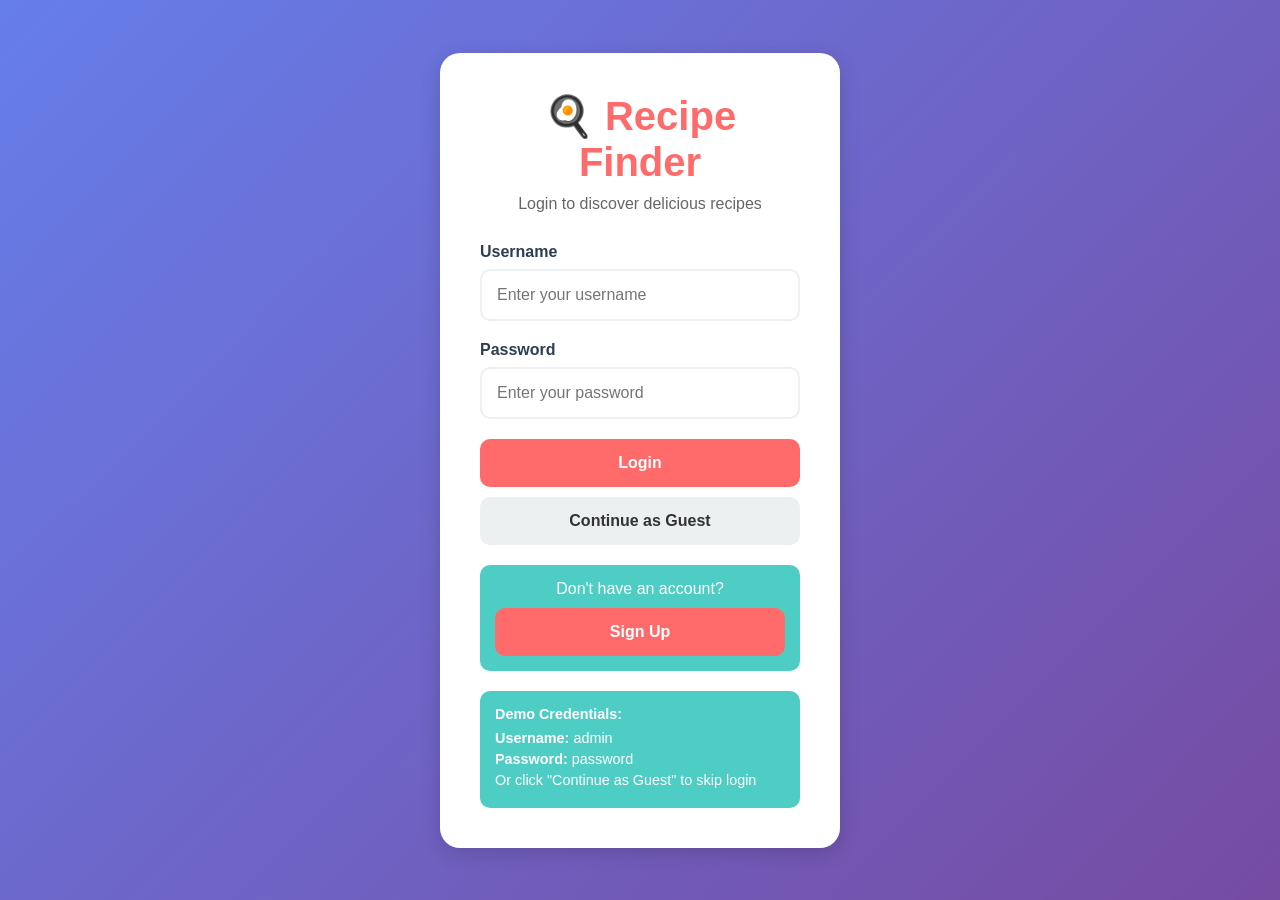
<file: recipe finder/index.html>
<!DOCTYPE html>
<html lang="en">
<head>
    <meta charset="UTF-8">
    <meta name="viewport" content="width=device-width, initial-scale=1.0">
    <title>Recipe Finder - Discover Delicious Recipes</title>
    <link rel="stylesheet" href="style.css">
</head>
<body>
    <div class="container">
        <header>
            <h1>🍳 Recipe Finder</h1>
            <p>Discover delicious recipes based on ingredients you have</p>
        </header>

        <section class="search-section">
            <div class="search-container">
                <input 
                    type="text" 
                    class="search-input" 
                    id="searchInput" 
                    placeholder="Enter ingredients (e.g., chicken, tomato, rice)"
                    autocomplete="off"
                >
                <button class="btn btn-primary" id="searchBtn">Search Recipes</button>
                <button class="btn btn-secondary" id="clearBtn">Clear</button>
            </div>
            
            <div class="filters">
                <select class="filter-select" id="cuisineFilter">
                    <option value="">All Cuisines</option>
                    <option value="Indian">Indian</option>
                    <option value="Italian">Italian</option>
                    <option value="Chinese">Chinese</option>
                    <option value="Mexican">Mexican</option>
                    <option value="American">American</option>
                </select>
                
                <select class="filter-select" id="sortBy">
                    <option value="name">Sort by Name</option>
                    <option value="time">Sort by Time</option>
                    <option value="difficulty">Sort by Difficulty</option>
                </select>

                <label style="display: flex; align-items: center; gap: 10px;">
                    <input type="checkbox" id="favoritesOnly">
                    <span>Show favorites only</span>
                </label>
            </div>
        </section>

        <div class="loading" id="loading">
            <div class="spinner"></div>
            <p>Searching for delicious recipes...</p>
        </div>

        <main class="recipes-grid" id="recipesGrid"></main>

        <div class="no-results" id="noResults" style="display: none;">
            <h3>No recipes found</h3>
            <p>Try different ingredients or browse all recipes</p>
        </div>
    </div>

    <!-- Navigation buttons in top right -->
    <div class="auth-buttons">
        <a href="home.html" class="auth-btn" onclick="window.location.href='home.html'; return false;">
            🏠 Home
        </a>
        <button class="auth-btn" onclick="handleLogout()">
            � Logout
        </button>
    </div>

    <button class="favorites-toggle" id="favoritesToggle" title="Toggle Favorites">
        ⭐
    </button>

    <div class="modal" id="recipeModal">
        <div class="modal-content">
            <button class="modal-close" id="modalClose">&times;</button>
            <div class="modal-header" id="modalHeader"></div>
            <div class="modal-body" id="modalBody"></div>
        </div>
    </div>

    <script>
    // Check if user is logged in
    if (sessionStorage.getItem('isLoggedIn') !== 'true') {
        window.location.href = 'login.html';
    }

    // Handle logout functionality
    function handleLogout() {
        // Clear session storage
        sessionStorage.removeItem('isLoggedIn');
        sessionStorage.removeItem('username');
        
        // Optional: Clear favorites if needed
        // localStorage.removeItem('recipeFavorites');
        
        // Redirect to login page
        window.location.href = 'login.html';
    }

    // Handle navigation button clicks
    document.addEventListener('DOMContentLoaded', function() {
        // Handle Home button click
        const homeBtn = document.querySelector('a[href="home.html"]');
        if (homeBtn) {
            homeBtn.addEventListener('click', function(e) {
                console.log('Home button clicked');
                // Allow default navigation
            });
        }

        // Handle Login button click (now logout)
        const logoutBtn = document.querySelector('button[onclick="handleLogout()"]');
        if (logoutBtn) {
            logoutBtn.addEventListener('click', function(e) {
                console.log('Logout button clicked');
            });
        }
    });
</script>
<script src="script.js"></script>
</body>
</html>
</file>
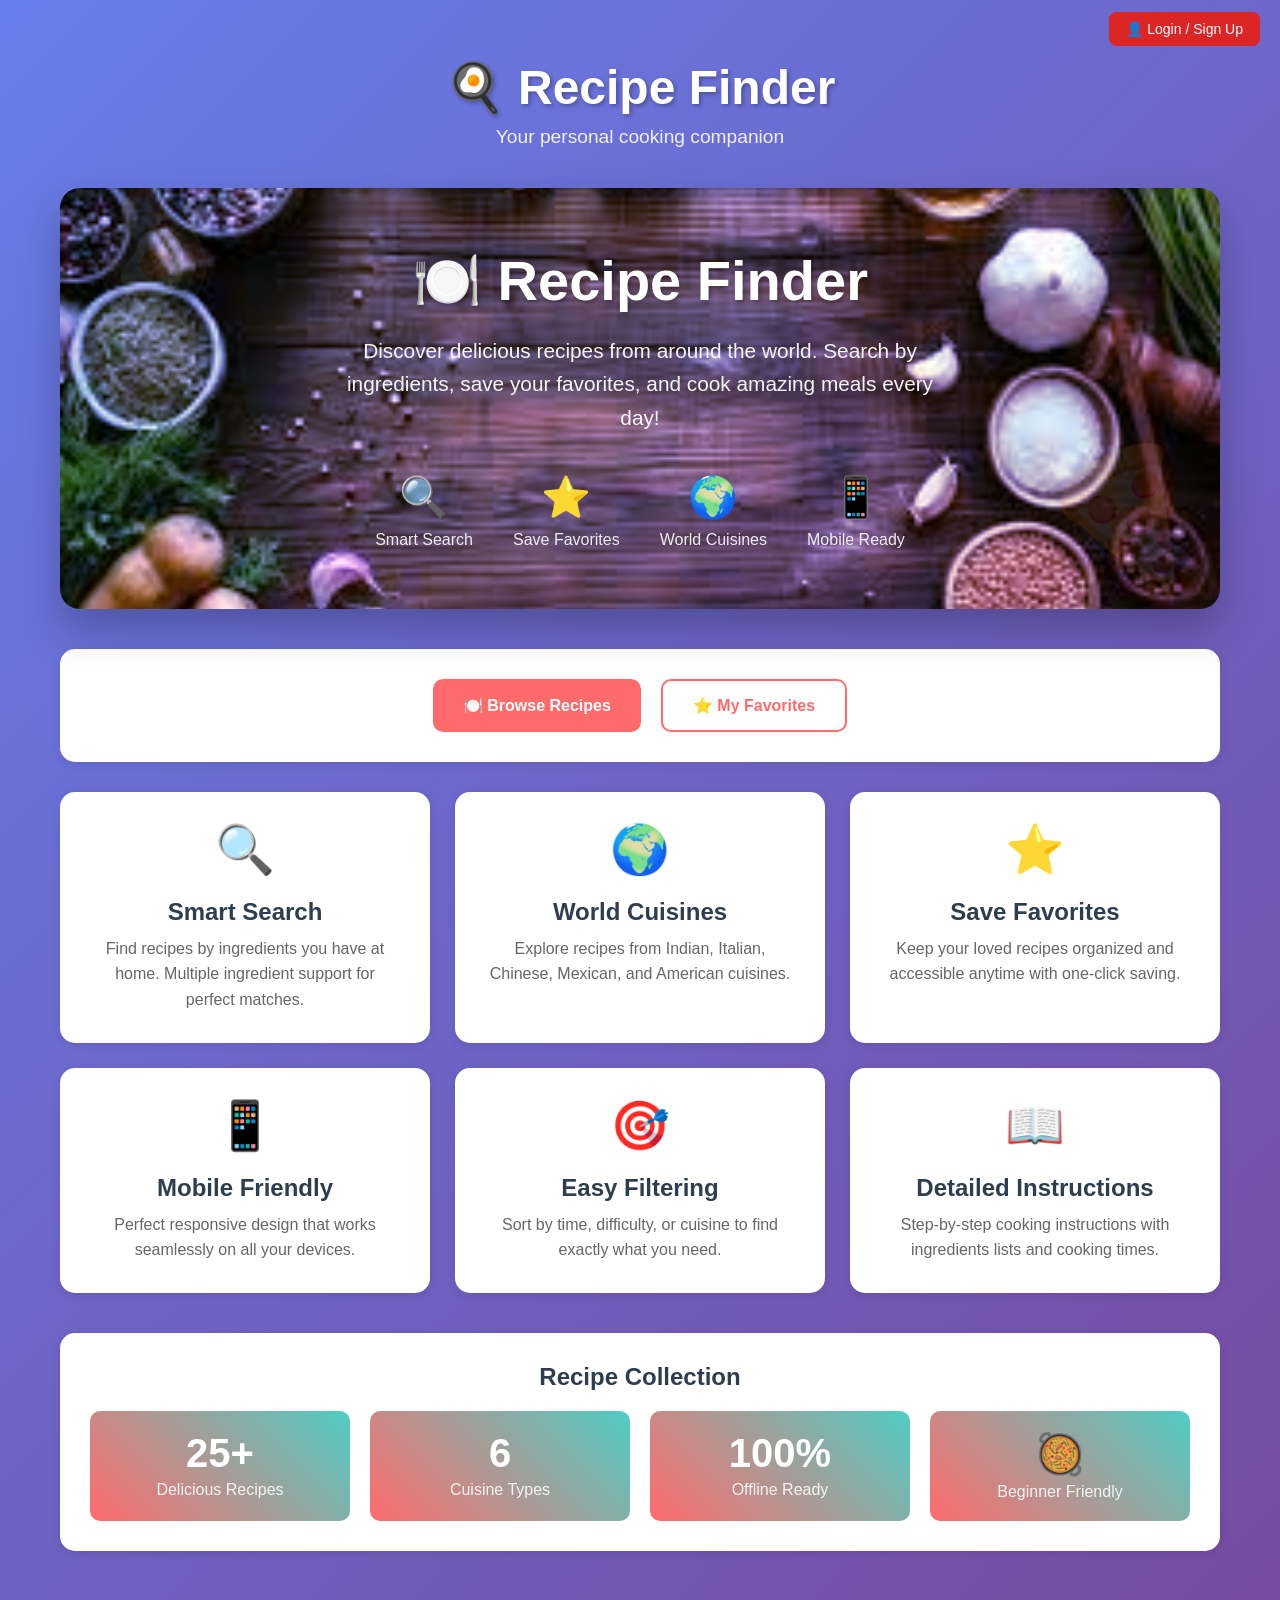
<file: recipe finder/home.html>
<!DOCTYPE html>
<html lang="en">
<head>
    <meta charset="UTF-8">
    <meta name="viewport" content="width=device-width, initial-scale=1.0">
    <title>Home - Recipe Finder</title>
    <link rel="stylesheet" href="home_style.css">
</head>
<body>
    <div class="container">
        <header>
            <h1>🍳 Recipe Finder</h1>
            <p>Your personal cooking companion</p>
        </header>

        <div class="welcome-section" id="welcomeSection" style="display: none;">
            <h2>Welcome Back!</h2>
            <p>Continue your culinary journey with delicious recipes tailored to your preferences.</p>
            <div class="user-info">
                <div class="user-avatar" id="userAvatar">👤</div>
                <div>
                    <strong id="welcomeUsername">User</strong>
                    <p style="margin: 5px 0; font-size: 0.9rem;">Ready to cook something amazing?</p>
                </div>
            </div>
        </div>

        <!-- Hero Poster Section -->
        <section class="hero-poster">
            <div class="hero-decoration hero-decoration-1">🍳</div>
            <div class="hero-decoration hero-decoration-2">🍕</div>
            <div class="hero-content">
                <h1 class="hero-title">🍽️ Recipe Finder</h1>
                <p class="hero-subtitle">Discover delicious recipes from around the world. Search by ingredients, save your favorites, and cook amazing meals every day!</p>
                <div class="hero-features">
                    <div class="hero-feature">
                        <span class="hero-feature-icon">🔍</span>
                        <span class="hero-feature-text">Smart Search</span>
                    </div>
                    <div class="hero-feature">
                        <span class="hero-feature-icon">⭐</span>
                        <span class="hero-feature-text">Save Favorites</span>
                    </div>
                    <div class="hero-feature">
                        <span class="hero-feature-icon">🌍</span>
                        <span class="hero-feature-text">World Cuisines</span>
                    </div>
                    <div class="hero-feature">
                        <span class="hero-feature-icon">📱</span>
                        <span class="hero-feature-text">Mobile Ready</span>
                    </div>
                </div>
            </div>
        </section>

        <section class="nav-section">
            <div class="nav-buttons">
                <a href="index.html" class="nav-btn nav-btn-primary">
                    🍽️ Browse Recipes
                </a>
                <button class="nav-btn nav-btn-outline" onclick="showFavorites()">
                    ⭐ My Favorites
                </button>
            </div>
        </section>

        <!-- Login/Signup buttons in top right -->
        <div class="auth-buttons">
            <a href="login.html" class="auth-btn">
                👤 Login / Sign Up
            </a>
        </div>

        <section class="features-section">
            <div class="feature-card" onclick="showFeatureModal('smart-search')">
                <div class="feature-icon">🔍</div>
                <h3 class="feature-title">Smart Search</h3>
                <p class="feature-description">Find recipes by ingredients you have at home. Multiple ingredient support for perfect matches.</p>
            </div>
            <div class="feature-card" onclick="showFeatureModal('world-cuisines')">
                <div class="feature-icon">🌍</div>
                <h3 class="feature-title">World Cuisines</h3>
                <p class="feature-description">Explore recipes from Indian, Italian, Chinese, Mexican, and American cuisines.</p>
            </div>
            <div class="feature-card" onclick="showFeatureModal('save-favorites')">
                <div class="feature-icon">⭐</div>
                <h3 class="feature-title">Save Favorites</h3>
                <p class="feature-description">Keep your loved recipes organized and accessible anytime with one-click saving.</p>
            </div>
            <div class="feature-card" onclick="showFeatureModal('mobile-friendly')">
                <div class="feature-icon">📱</div>
                <h3 class="feature-title">Mobile Friendly</h3>
                <p class="feature-description">Perfect responsive design that works seamlessly on all your devices.</p>
            </div>
            <div class="feature-card" onclick="showFeatureModal('easy-filtering')">
                <div class="feature-icon">🎯</div>
                <h3 class="feature-title">Easy Filtering</h3>
                <p class="feature-description">Sort by time, difficulty, or cuisine to find exactly what you need.</p>
            </div>
            <div class="feature-card" onclick="showFeatureModal('detailed-instructions')">
                <div class="feature-icon">📖</div>
                <h3 class="feature-title">Detailed Instructions</h3>
                <p class="feature-description">Step-by-step cooking instructions with ingredients lists and cooking times.</p>
            </div>
        </section>

        <!-- Feature Modal -->
        <div class="feature-modal" id="featureModal">
            <div class="modal-content">
                <button class="modal-close" onclick="closeFeatureModal()">✕</button>
                <div class="modal-header">
                    <div class="modal-icon" id="modalIcon">🔍</div>
                    <h2 class="modal-title" id="modalTitle">Feature Title</h2>
                </div>
                <div class="modal-body" id="modalBody">
                    <!-- Content will be dynamically inserted here -->
                </div>
            </div>
        </div>

        <!-- Favorites Section (Hidden by default) -->
        <section class="favorites-section" id="favoritesSection" style="display: none;">
            <h2 style="text-align: center; margin-bottom: 30px; color: var(--dark-color);">⭐ My Favorite Recipes</h2>
            <div class="favorites-grid" id="favoritesGrid">
                <!-- Favorites will be loaded here -->
            </div>
            <div class="no-favorites" id="noFavorites" style="display: none; text-align: center; padding: 40px;">
                <h3 style="color: var(--text-light); margin-bottom: 15px;">No favorites yet!</h3>
                <p style="color: var(--text-light);">Start exploring and save your favorite recipes to see them here.</p>
                <button class="nav-btn nav-btn-primary" onclick="hideFavorites()" style="margin-top: 20px;">
                    🍽️ Browse Recipes
                </button>
            </div>
        </section>

        <section class="stats-section">
            <h2 style="text-align: center; margin-bottom: 20px; color: var(--dark-color);">Recipe Collection</h2>
            <div class="stats-grid">
                <div class="stat-item">
                    <div class="stat-number">25+</div>
                    <div class="stat-label">Delicious Recipes</div>
                </div>
                <div class="stat-item">
                    <div class="stat-number">6</div>
                    <div class="stat-label">Cuisine Types</div>
                </div>
                <div class="stat-item">
                    <div class="stat-number">100%</div>
                    <div class="stat-label">Offline Ready</div>
                </div>
                <div class="stat-item">
                    <div class="stat-number">🥘</div>
                    <div class="stat-label">Beginner Friendly</div>
                </div>
            </div>
        </section>
    </div>

    <script src="home_script.js"></script>
</body>
</html>
</file>
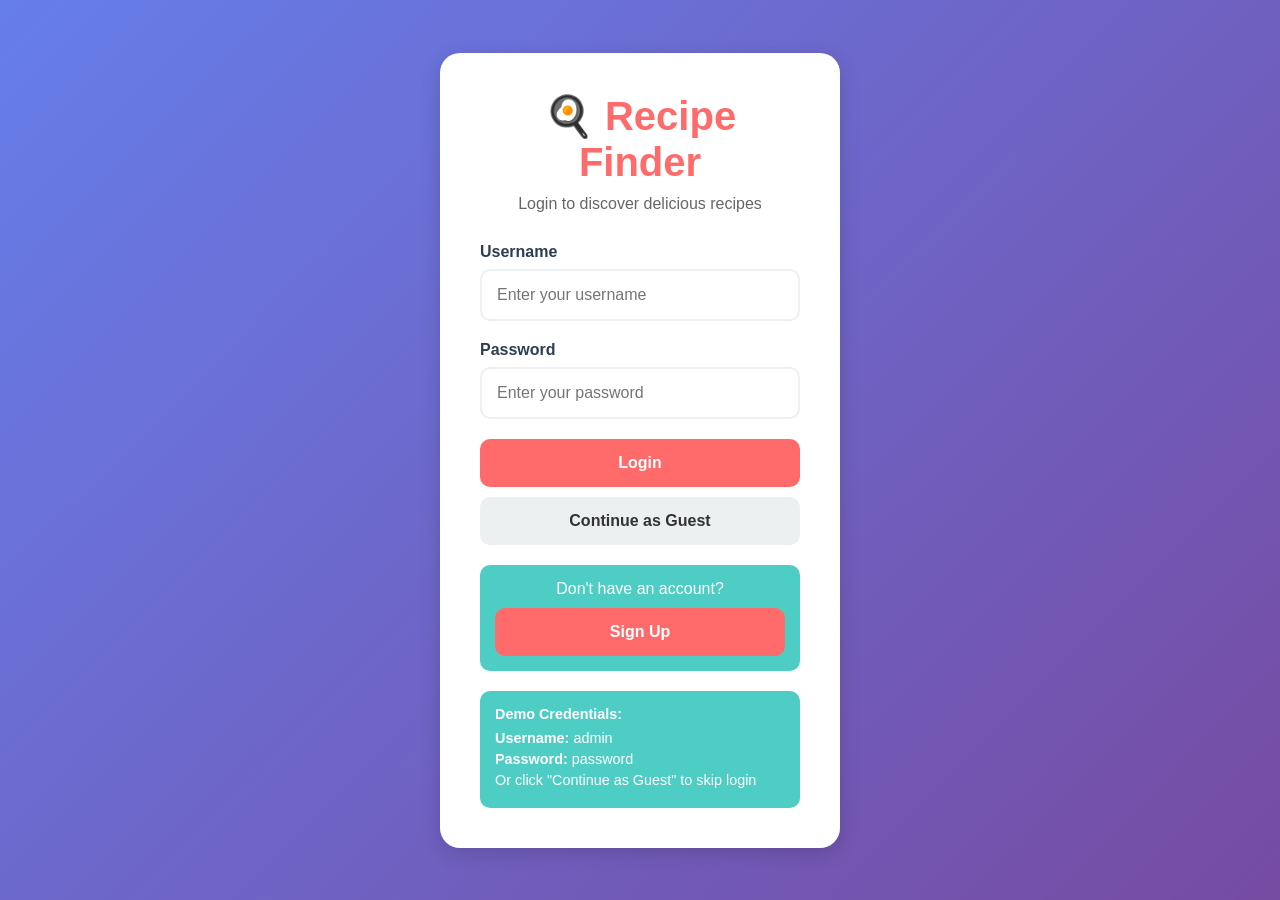
<file: recipe finder/login.html>
<!DOCTYPE html>
<html lang="en">
<head>
    <meta charset="UTF-8">
    <meta name="viewport" content="width=device-width, initial-scale=1.0">
    <title>Login - Recipe Finder</title>
    <link rel="stylesheet" href="login_style.css">
</head>
<body>
    <div class="login-container">
        <div class="login-header">
            <h1>🍳 Recipe Finder</h1>
            <p>Login to discover delicious recipes</p>
        </div>

        <div class="error-message" id="errorMessage">
            Invalid username or password. Please try again.
        </div>
        <div class="success-message" id="successMessage">
            Account created successfully!
        </div>

        <form id="loginForm">
            <div class="form-group">
                <label for="username">Username</label>
                <input 
                    type="text" 
                    id="username" 
                    class="form-input" 
                    placeholder="Enter your username"
                    required
                >
            </div>

            <div class="form-group">
                <label for="password">Password</label>
                <input 
                    type="password" 
                    id="password" 
                    class="form-input" 
                    placeholder="Enter your password"
                    required
                >
            </div>

            <button type="submit" class="btn btn-primary">
                Login
            </button>
        </form>

        <button class="btn btn-secondary" onclick="loginAsGuest()">
            Continue as Guest
        </button>

        <div class="signup-section">
            <p>Don't have an account?</p>
            <button class="btn btn-primary" onclick="showSignup()">
                Sign Up
            </button>
        </div>

        <div class="demo-info">
            <h4>Demo Credentials:</h4>
            <p><strong>Username:</strong> admin</p>
            <p><strong>Password:</strong> password</p>
            <p>Or click "Continue as Guest" to skip login</p>
        </div>

        <!-- Signup Form (Hidden by default) -->
        <div class="signup-form" id="signupForm" style="display: none;">
            <h3>Create New Account</h3>
            <div class="form-group">
                <label for="newUsername">Username</label>
                <input 
                    type="text" 
                    id="newUsername" 
                    class="form-input" 
                    placeholder="Choose a username"
                    required
                >
            </div>
            <div class="form-group">
                <label for="email">Email</label>
                <input 
                    type="email" 
                    id="email" 
                    class="form-input" 
                    placeholder="Enter your email"
                    required
                >
            </div>
            <div class="form-group">
                <label for="newPassword">Password</label>
                <input 
                    type="password" 
                    id="newPassword" 
                    class="form-input" 
                    placeholder="Create a password"
                    required
                >
            </div>
            <div class="form-group">
                <label for="confirmPassword">Confirm Password</label>
                <input 
                    type="password" 
                    id="confirmPassword" 
                    class="form-input" 
                    placeholder="Confirm your password"
                    required
                >
            </div>
            <button type="button" class="btn btn-primary" onclick="handleSignup()">
                Sign Up
            </button>
            <button type="button" class="btn btn-secondary" onclick="showLogin()">
                Back to Login
            </button>
        </div>
    </div>

    <script src="login_script.js"></script>
</body>
</html>
</file>
<file: recipe finder/style.css>
* {
    margin: 0;
    padding: 0;
    box-sizing: border-box;
}

:root {
    --primary-color: #3b82f6;
    --secondary-color: #06b6d4;
    --dark-color: #1e3a8a;
    --light-color: #f0f9ff;
    --text-dark: #1e3a8a;
    --text-light: #64748b;
    --shadow: 0 4px 6px -1px rgba(59, 130, 246, 0.15);
    --shadow-hover: 0 20px 25px -5px rgba(59, 130, 246, 0.25);
}

body {
    font-family: 'Inter', -apple-system, BlinkMacSystemFont, 'Segoe UI', Roboto, sans-serif;
    background: linear-gradient(rgba(248, 250, 252, 0.15), rgba(226, 232, 240, 0.15)), url('background image/background.jpg');
    background-size: cover;
    background-position: center;
    background-attachment: fixed;
    background-repeat: no-repeat;
    min-height: 100vh;
    color: #000000;
    position: relative;
    overflow-x: hidden;
    margin: 0;
    padding: 0;
}

body::before {
    content: '';
    position: fixed;
    top: 0;
    left: 0;
    width: 100%;
    height: 100%;
    background: 
        radial-gradient(circle at 20% 80%, rgba(59, 130, 246, 0.1) 0%, transparent 50%),
        radial-gradient(circle at 80% 20%, rgba(147, 197, 253, 0.1) 0%, transparent 50%),
        radial-gradient(circle at 40% 40%, rgba(96, 165, 250, 0.05) 0%, transparent 50%);
    pointer-events: none;
    z-index: -1;
}

.container {
    max-width: 1200px;
    margin: 0 auto;
    padding: 20px;
}

header {
    text-align: center;
    padding: 60px 0;
    color: #000000;
    position: relative;
    background: linear-gradient(135deg, #3b82f6 0%, #06b6d4 100%);
    margin: -20px -20px 40px -20px;
    border-radius: 0 0 20px 20px;
    display: flex;
    flex-direction: column;
    align-items: center;
    gap: 20px;
}

.header-image img {
    max-width: 100%;
    height: auto;
    border-radius: 10px;
    box-shadow: 0 5px 15px rgba(0,0,0,0.2);
    transition: transform 0.3s ease;
}

.header-image img:hover {
    transform: scale(1.05);
}

.header-content {
    text-align: center;
}

header h1 {
    font-size: 4rem;
    font-weight: 800;
    margin-bottom: 15px;
    background: linear-gradient(45deg, #ffffff, #f8fafc);
    -webkit-background-clip: text;
    -webkit-text-fill-color: transparent;
    background-clip: text;
    animation: fadeInDown 0.8s ease;
    letter-spacing: -0.02em;
}

header p {
    font-size: 1.3rem;
    opacity: 0.95;
    animation: fadeInUp 0.8s ease;
    font-weight: 400;
    color: #ffffff;
}

.search-section {
    background: var(--glass-bg);
    backdrop-filter: blur(20px);
    -webkit-backdrop-filter: blur(20px);
    border: 1px solid var(--glass-border);
    padding: 40px;
    border-radius: 20px;
    box-shadow: var(--shadow);
    margin-bottom: 30px;
    animation: slideIn 0.6s ease;
    position: relative;
    overflow: hidden;
}

.search-section::before {
    content: '';
    position: absolute;
    top: 0;
    left: 0;
    right: 0;
    height: 1px;
    background: linear-gradient(90deg, var(--primary-color), var(--secondary-color), var(--accent-color));
    animation: shimmer 3s infinite;
}

.search-container {
    display: flex;
    gap: 10px;
    margin-bottom: 20px;
    flex-wrap: wrap;
}

.search-input {
    flex: 1;
    min-width: 200px;
    padding: 18px 24px;
    border: 2px solid transparent;
    border-radius: 16px;
    font-size: 16px;
    transition: all 0.3s ease;
    background: rgba(255, 255, 255, 0.9);
    backdrop-filter: blur(10px);
    -webkit-backdrop-filter: blur(10px);
    color: var(--text-dark);
    font-weight: 500;
}

.search-input::placeholder {
    color: var(--text-light);
}

.search-input:focus {
    outline: none;
    border-color: var(--primary-color);
    box-shadow: 0 0 0 4px rgba(99, 102, 241, 0.1), 0 0 20px rgba(99, 102, 241, 0.05);
    background: rgba(255, 255, 255, 0.95);
}

.btn {
    padding: 16px 32px;
    border: none;
    border-radius: 12px;
    font-size: 16px;
    cursor: pointer;
    transition: all 0.3s cubic-bezier(0.4, 0, 0.2, 1);
    font-weight: 600;
    position: relative;
    overflow: hidden;
}

.btn::before {
    content: '';
    position: absolute;
    top: 0;
    left: -100%;
    width: 100%;
    height: 100%;
    background: linear-gradient(90deg, transparent, rgba(255, 255, 255, 0.2), transparent);
    transition: left 0.5s;
}

.btn:hover::before {
    left: 100%;
}

.btn-primary {
    background: linear-gradient(135deg, var(--primary-color), #8b5cf6);
    color: white;
    box-shadow: 0 4px 15px rgba(99, 102, 241, 0.3);
}

.btn-primary:hover {
    transform: translateY(-3px) scale(1.02);
    box-shadow: 0 8px 25px rgba(99, 102, 241, 0.4);
}

.btn-secondary {
    background: var(--glass-bg);
    color: var(--text-dark);
    border: 1px solid var(--border-color);
    backdrop-filter: blur(10px);
    -webkit-backdrop-filter: blur(10px);
}

.btn-secondary:hover {
    background: rgba(248, 250, 252, 0.8);
    transform: translateY(-2px);
    border-color: var(--primary-color);
}

.filters {
    display: flex;
    gap: 15px;
    flex-wrap: wrap;
    align-items: center;
}

.filter-select {
    padding: 10px;
    border: 2px solid var(--light-color);
    border-radius: 8px;
    font-size: 14px;
    background: white;
    cursor: pointer;
    transition: border-color 0.3s ease;
}

.filter-select:focus {
    outline: none;
    border-color: var(--primary-color);
}

.loading {
    text-align: center;
    padding: 40px;
    color: white;
    font-size: 1.2rem;
    display: none;
}

.loading.active {
    display: block;
}

.spinner {
    border: 4px solid rgba(255,255,255,0.3);
    border-top: 4px solid white;
    border-radius: 50%;
    width: 40px;
    height: 40px;
    animation: spin 1s linear infinite;
    margin: 0 auto 20px;
}

.recipes-grid {
    display: grid;
    grid-template-columns: repeat(auto-fill, minmax(300px, 1fr));
    gap: 25px;
    margin-bottom: 40px;
}

.recipe-card {
    background: var(--card-bg);
    border-radius: 20px;
    overflow: hidden;
    box-shadow: var(--shadow);
    transition: all 0.4s cubic-bezier(0.4, 0, 0.2, 1);
    cursor: pointer;
    animation: fadeIn 0.5s ease;
    position: relative;
    border: 1px solid var(--border-color);
}

.recipe-card::before {
    content: '';
    position: absolute;
    top: 0;
    left: 0;
    right: 0;
    height: 2px;
    background: linear-gradient(90deg, var(--primary-color), var(--secondary-color));
    opacity: 0;
    transition: opacity 0.3s ease;
}

.recipe-card:hover {
    transform: translateY(-8px) scale(1.02);
    box-shadow: var(--shadow-hover);
    border-color: var(--primary-color);
}

.recipe-card:hover::before {
    opacity: 1;
}

.recipe-image {
    width: 100%;
    height: 200px;
    background: linear-gradient(45deg, var(--primary-color), var(--secondary-color));
    display: flex;
    align-items: center;
    justify-content: center;
    color: white;
    font-size: 3rem;
    font-weight: bold;
    overflow: hidden;
    position: relative;
}

.recipe-image img {
    width: 100%;
    height: 100%;
    object-fit: cover;
    transition: transform 0.3s ease;
}

.recipe-card:hover .recipe-image img {
    transform: scale(1.05);
}

.recipe-content {
    padding: 20px;
}

.recipe-header {
    display: flex;
    justify-content: space-between;
    align-items: start;
    margin-bottom: 10px;
}

.recipe-title {
    font-size: 1.3rem;
    font-weight: 700;
    color: var(--dark-color);
    margin-bottom: 5px;
}

.recipe-cuisine {
    display: inline-block;
    background: var(--secondary-color);
    color: white;
    padding: 3px 10px;
    border-radius: 15px;
    font-size: 0.8rem;
    margin-bottom: 10px;
}

.recipe-time {
    display: flex;
    align-items: center;
    gap: 5px;
    color: var(--text-light);
    font-size: 0.9rem;
    margin-bottom: 10px;
}

.recipe-ingredients {
    color: var(--text-light);
    font-size: 0.9rem;
    margin-bottom: 10px;
    line-height: 1.4;
}

.recipe-description {
    color: var(--text-light);
    font-size: 0.9rem;
    line-height: 1.4;
}

.favorite-btn {
    background: none;
    border: none;
    cursor: pointer;
    font-size: 1.5rem;
    color: #ccc;
    transition: color 0.3s ease;
    padding: 5px;
}

.favorite-btn.active {
    color: #ffd700;
}

.favorite-btn:hover {
    color: #ffd700;
}

.modal {
    display: none;
    position: fixed;
    top: 0;
    left: 0;
    width: 100%;
    height: 100%;
    background: rgba(0,0,0,0.7);
    z-index: 1000;
    animation: fadeIn 0.3s ease;
}

.modal.active {
    display: flex;
    align-items: center;
    justify-content: center;
}

.modal-content {
    background: white;
    border-radius: 20px;
    max-width: 800px;
    width: 90%;
    max-height: 90vh;
    overflow-y: auto;
    position: relative;
    animation: slideUp 0.3s ease;
}

.modal-close {
    position: absolute;
    top: 20px;
    right: 20px;
    background: none;
    border: none;
    font-size: 2rem;
    cursor: pointer;
    color: var(--text-light);
    transition: color 0.3s ease;
    z-index: 10;
}

.modal-close:hover {
    color: var(--dark-color);
}

.modal-header {
    background: linear-gradient(45deg, var(--primary-color), var(--secondary-color));
    color: white;
    padding: 30px;
    border-radius: 20px 20px 0 0;
}

.modal-body {
    padding: 30px;
}

.modal-section {
    margin-bottom: 30px;
}

.modal-section h3 {
    color: var(--dark-color);
    margin-bottom: 15px;
    font-size: 1.3rem;
}

.ingredient-list {
    list-style: none;
    padding: 0;
}

.ingredient-list li {
    padding: 8px 0;
    border-bottom: 1px solid var(--light-color);
    display: flex;
    align-items: center;
    gap: 10px;
}

.ingredient-list li:before {
    content: "✓";
    background: var(--secondary-color);
    color: white;
    width: 20px;
    height: 20px;
    border-radius: 50%;
    display: flex;
    align-items: center;
    justify-content: center;
    font-size: 0.8rem;
    flex-shrink: 0;
}

/* Enhanced Ingredient Display */
.recipe-ingredients-enhanced {
    color: var(--text-light);
    font-size: 0.9rem;
    margin-bottom: 10px;
    line-height: 1.4;
}

.ingredient-section {
    margin-bottom: 5px;
    display: flex;
    align-items: flex-start;
    gap: 5px;
}

.ingredient-label {
    color: var(--primary-color);
    font-weight: 600;
    min-width: 45px;
    flex-shrink: 0;
}

.main-ingredients {
    color: var(--text-dark);
    font-weight: 500;
}

.side-ingredients {
    color: var(--text-light);
    font-style: italic;
}

/* Search Accuracy Badges */
.accuracy-badge {
    position: absolute;
    top: 10px;
    right: 10px;
    padding: 4px 8px;
    border-radius: 12px;
    font-size: 0.7rem;
    font-weight: 600;
    text-transform: uppercase;
    letter-spacing: 0.5px;
    z-index: 2;
    box-shadow: 0 2px 8px rgba(0,0,0,0.2);
}

.accuracy-badge.perfect {
    background: linear-gradient(135deg, #10b981, #059669);
    color: white;
}

.accuracy-badge.high {
    background: linear-gradient(135deg, #3b82f6, #2563eb);
    color: white;
}

.accuracy-badge.medium {
    background: linear-gradient(135deg, #f59e0b, #d97706);
    color: white;
}

.accuracy-badge.low {
    background: linear-gradient(135deg, #ef4444, #dc2626);
    color: white;
}

/* Recipe Poster Section */
.recipe-poster {
    background: linear-gradient(135deg, #1e3a8a, #06b6d4);
    padding: 80px 40px;
    margin: 30px 0;
    border-radius: 20px;
    text-align: center;
    box-shadow: 0 20px 40px rgba(0,0,0,0.25);
    position: relative;
    overflow: hidden;
}

.poster-content {
    position: relative;
    z-index: 2;
}

.poster-image {
    margin-bottom: 30px;
}

.poster-image img {
    max-width: 100%;
    height: auto;
    border-radius: 15px;
    box-shadow: 0 10px 30px rgba(0,0,0,0.3);
    transition: transform 0.3s ease;
}

.poster-image img:hover {
    transform: scale(1.05);
}

.poster-title {
    font-size: 3rem;
    font-weight: 800;
    color: white;
    margin-bottom: 20px;
    text-shadow: 2px 2px 4px rgba(0,0,0,0.3);
}

.poster-subtitle {
    font-size: 1.2rem;
    color: rgba(255,255,255,0.9);
    margin-bottom: 40px;
    line-height: 1.6;
}

.poster-features {
    display: flex;
    justify-content: center;
    gap: 40px;
    flex-wrap: wrap;
}

.poster-feature {
    text-align: center;
    background: rgba(255,255,255,0.1);
    padding: 20px;
    border-radius: 10px;
    transition: all 0.3s ease;
}

.poster-feature:hover {
    background: rgba(255,255,255,0.2);
    transform: translateY(-5px);
}

.poster-icon {
    font-size: 2rem;
    margin-bottom: 10px;
    display: block;
}

.poster-text {
    font-size: 1rem;
    color: white;
    font-weight: 600;
}

/* Search Score Display */
.search-score {
    margin-top: 8px;
    padding: 8px;
    background: rgba(59, 130, 246, 0.05);
    border-radius: 8px;
    border: 1px solid rgba(59, 130, 246, 0.1);
    font-size: 0.8rem;
    display: flex;
    align-items: center;
    gap: 8px;
}

.search-score strong {
    color: var(--primary-color);
    font-weight: 600;
}

.score-bar {
    flex: 1;
    height: 6px;
    background: rgba(59, 130, 246, 0.1);
    border-radius: 3px;
    overflow: hidden;
    position: relative;
}

.score-fill {
    height: 100%;
    background: linear-gradient(90deg, var(--primary-color), var(--secondary-color));
    border-radius: 3px;
    transition: width 0.3s ease;
}

.score-text {
    color: var(--primary-color);
    font-weight: 600;
    min-width: 25px;
    text-align: right;
}

/* Enhanced Recipe Card for Search Results */
.recipe-card.has-search-score {
    border-left: 3px solid var(--primary-color);
}

.recipe-card.has-search-score:hover {
    border-left-color: var(--secondary-color);
}

.instruction-list {
    list-style: none;
    padding: 0;
    counter-reset: step-counter;
}

.instruction-list li {
    counter-increment: step-counter;
    padding: 15px 0;
    border-bottom: 1px solid var(--light-color);
    position: relative;
    padding-left: 50px;
}

.instruction-list li:before {
    content: counter(step-counter);
    position: absolute;
    left: 0;
    top: 15px;
    background: var(--primary-color);
    color: white;
    width: 30px;
    height: 30px;
    border-radius: 50%;
    display: flex;
    align-items: center;
    justify-content: center;
    font-weight: bold;
}

.no-results {
    text-align: center;
    padding: 60px 20px;
    color: white;
    background: rgba(255,255,255,0.1);
    border-radius: 15px;
    margin: 40px 0;
}

.no-results h3 {
    font-size: 1.5rem;
    margin-bottom: 10px;
}

.auth-buttons {
    position: fixed;
    top: 20px;
    right: 20px;
    z-index: 1000;
    display: flex;
    gap: 10px;
    pointer-events: auto;
}

.auth-btn {
    padding: 8px 16px;
    background: #dc2626;
    color: white;
    border: 1px solid #dc2626;
    border-radius: 8px;
    text-decoration: none;
    font-size: 14px;
    font-weight: 500;
    transition: all 0.3s ease;
    pointer-events: auto;
    cursor: pointer;
}

.auth-btn:hover {
    background: #b91c1c;
    transform: translateY(-1px);
    box-shadow: 0 2px 8px rgba(220, 38, 38, 0.2);
}

.favorites-toggle {
    position: fixed;
    bottom: 20px;
    right: 20px;
    background: var(--primary-color);
    color: white;
    padding: 12px;
    border-radius: 50%;
    border: none;
    font-size: 1.2rem;
    cursor: pointer;
    box-shadow: var(--shadow);
    transition: all 0.3s ease;
    z-index: 100;
    width: 48px;
    height: 48px;
    display: flex;
    align-items: center;
    justify-content: center;
}

.favorites-toggle:hover {
    transform: scale(1.1);
    box-shadow: var(--shadow-hover);
}

.header-buttons {
    position: fixed;
    top: 20px;
    right: 20px;
    display: flex;
    gap: 8px;
    z-index: 100;
}

.btn-small {
    padding: 8px 16px;
    border: none;
    border-radius: 8px;
    font-size: 14px;
    cursor: pointer;
    transition: all 0.3s ease;
    font-weight: 500;
    text-decoration: none;
    background: #dc2626;
    color: white;
    border: 1px solid #dc2626;
}

.btn-small:hover {
    background: #b91c1c;
    transform: translateY(-1px);
    box-shadow: 0 2px 8px rgba(220, 38, 38, 0.2);
}

@keyframes fadeIn {
    from { opacity: 0; }
    to { opacity: 1; }
}

@keyframes fadeInUp {
    from {
        opacity: 0;
        transform: translateY(20px);
    }
    to {
        opacity: 1;
        transform: translateY(0);
    }
}

@keyframes slideIn {
    from {
        opacity: 0;
        transform: translateX(-20px);
    }
    to {
        opacity: 1;
        transform: translateX(0);
    }
}

@media (max-width: 768px) {
    header h1 {
        font-size: 2rem;
    }

    .search-section {
        padding: 20px;
    }

    .recipes-grid {
        grid-template-columns: 1fr;
    }

    .modal-content {
        width: 95%;
        margin: 20px;
    }

    .filters {
        flex-direction: column;
        align-items: stretch;
    }

    .filter-select {
        width: 100%;
    }
}
</file>
<file: recipe finder/home_style.css>
* {
    margin: 0;
    padding: 0;
    box-sizing: border-box;
}

:root {
    --primary-color: #ff6b6b;
    --secondary-color: #4ecdc4;
    --dark-color: #2c3e50;
    --light-color: #ecf0f1;
    --text-dark: #333;
    --text-light: #666;
    --shadow: 0 2px 10px rgba(0,0,0,0.1);
    --shadow-hover: 0 5px 20px rgba(0,0,0,0.15);
}

body {
    font-family: 'Segoe UI', Tahoma, Geneva, Verdana, sans-serif;
    background: linear-gradient(135deg, #667eea 0%, #764ba2 100%);
    min-height: 100vh;
    color: var(--text-dark);
}

.container {
    max-width: 1200px;
    margin: 0 auto;
    padding: 20px;
}

header {
    text-align: center;
    padding: 40px 0;
    color: white;
    animation: fadeInDown 0.8s ease;
}

header h1 {
    font-size: 3rem;
    margin-bottom: 10px;
    text-shadow: 2px 2px 4px rgba(0,0,0,0.3);
}

header p {
    font-size: 1.2rem;
    opacity: 0.9;
    animation: fadeInUp 0.8s ease;
}

.nav-section {
    background: white;
    padding: 30px;
    border-radius: 15px;
    box-shadow: var(--shadow);
    margin-bottom: 30px;
    text-align: center;
    animation: slideIn 0.6s ease;
}

.nav-buttons {
    display: flex;
    gap: 20px;
    justify-content: center;
    flex-wrap: wrap;
}

.nav-btn {
    padding: 15px 30px;
    border: none;
    border-radius: 10px;
    font-size: 16px;
    font-weight: 600;
    cursor: pointer;
    transition: all 0.3s ease;
    text-decoration: none;
    display: inline-flex;
    align-items: center;
    gap: 10px;
}

.nav-btn-primary {
    background: var(--primary-color);
    color: white;
}

.nav-btn-primary:hover {
    background: #ff5252;
    transform: translateY(-2px);
    box-shadow: var(--shadow-hover);
}

.nav-btn-secondary {
    background: var(--secondary-color);
    color: white;
}

.nav-btn-secondary:hover {
    background: #3db8b5;
    transform: translateY(-2px);
    box-shadow: var(--shadow-hover);
}

.nav-btn-outline {
    background: transparent;
    color: var(--primary-color);
    border: 2px solid var(--primary-color);
}

.nav-btn-outline:hover {
    background: var(--primary-color);
    color: white;
    transform: translateY(-2px);
    box-shadow: var(--shadow-hover);
}

.favorites-section {
    background: white;
    padding: 30px;
    border-radius: 15px;
    box-shadow: var(--shadow);
    margin-bottom: 30px;
    animation: fadeIn 0.5s ease;
}

.favorites-grid {
    display: grid;
    grid-template-columns: repeat(auto-fit, minmax(300px, 1fr));
    gap: 25px;
    margin-bottom: 20px;
}

.favorite-card {
    background: linear-gradient(135deg, #f8fafc, #e2e8f0);
    padding: 20px;
    border-radius: 12px;
    border: 1px solid var(--border-color);
    transition: all 0.3s ease;
    cursor: pointer;
}

.favorite-card:hover {
    transform: translateY(-3px);
    box-shadow: var(--shadow-hover);
    background: linear-gradient(135deg, #ffffff, #f1f5f9);
}

.favorite-header {
    display: flex;
    justify-content: space-between;
    align-items: center;
    margin-bottom: 15px;
}

.favorite-title {
    font-size: 1.2rem;
    font-weight: 700;
    color: var(--dark-color);
}

.favorite-cuisine {
    background: var(--primary-color);
    color: white;
    padding: 4px 12px;
    border-radius: 20px;
    font-size: 0.8rem;
}

.favorite-details {
    display: flex;
    gap: 15px;
    margin-bottom: 10px;
    color: var(--text-light);
    font-size: 0.9rem;
}

.favorite-description {
    color: var(--text-light);
    line-height: 1.5;
    margin-bottom: 15px;
}

.favorite-actions {
    display: flex;
    gap: 10px;
}

.favorite-btn {
    padding: 8px 16px;
    border: none;
    border-radius: 8px;
    font-size: 0.9rem;
    cursor: pointer;
    transition: all 0.3s ease;
}

.view-recipe-btn {
    background: var(--primary-color);
    color: white;
}

.view-recipe-btn:hover {
    background: #ff5252;
    transform: translateY(-1px);
}

.remove-favorite-btn {
    background: var(--light-color);
    color: var(--text-dark);
}

.remove-favorite-btn:hover {
    background: #dc2626;
    color: white;
}

.auth-buttons {
    position: fixed;
    top: 20px;
    right: 20px;
    z-index: 100;
}

.auth-btn {
    padding: 8px 16px;
    background: #dc2626;
    color: white;
    border: 1px solid #dc2626;
    border-radius: 8px;
    text-decoration: none;
    font-size: 14px;
    font-weight: 500;
    transition: all 0.3s ease;
}

.auth-btn:hover {
    background: #b91c1c;
    transform: translateY(-1px);
    box-shadow: 0 2px 8px rgba(220, 38, 38, 0.2);
}

.features-section {
    display: grid;
    grid-template-columns: repeat(auto-fit, minmax(300px, 1fr));
    gap: 25px;
    margin-bottom: 40px;
}

.feature-card {
    background: white;
    padding: 30px;
    border-radius: 15px;
    box-shadow: var(--shadow);
    text-align: center;
    transition: all 0.3s ease;
    animation: fadeIn 0.5s ease;
}

.feature-card:hover {
    transform: translateY(-5px);
    box-shadow: var(--shadow-hover);
    cursor: pointer;
}

/* Feature Modal Styles */
.feature-modal {
    display: none;
    position: fixed;
    top: 0;
    left: 0;
    width: 100%;
    height: 100%;
    background: rgba(0, 0, 0, 0.8);
    z-index: 1000;
    animation: fadeIn 0.3s ease;
}

.feature-modal.show {
    display: flex;
    align-items: center;
    justify-content: center;
}

.modal-content {
    background: white;
    border-radius: 20px;
    padding: 40px;
    max-width: 600px;
    width: 90%;
    max-height: 80vh;
    overflow-y: auto;
    position: relative;
    animation: slideUp 0.3s ease;
}

.modal-header {
    display: flex;
    align-items: center;
    margin-bottom: 25px;
    padding-bottom: 20px;
    border-bottom: 2px solid var(--light-color);
}

.modal-icon {
    font-size: 3rem;
    margin-right: 20px;
}

.modal-title {
    font-size: 2rem;
    font-weight: 700;
    color: var(--dark-color);
}

.modal-body {
    color: var(--text-light);
    line-height: 1.8;
}

.modal-features {
    margin: 20px 0;
}

.modal-feature-item {
    display: flex;
    align-items: center;
    margin-bottom: 15px;
    padding: 15px;
    background: var(--light-color);
    border-radius: 10px;
    transition: all 0.3s ease;
}

.modal-feature-item:hover {
    background: #e2e8f0;
    transform: translateX(5px);
}

.modal-feature-icon {
    font-size: 1.5rem;
    margin-right: 15px;
}

.modal-close {
    position: absolute;
    top: 20px;
    right: 20px;
    background: var(--light-color);
    border: none;
    border-radius: 50%;
    width: 40px;
    height: 40px;
    font-size: 1.5rem;
    cursor: pointer;
    transition: all 0.3s ease;
    display: flex;
    align-items: center;
    justify-content: center;
}

.modal-close:hover {
    background: var(--primary-color);
    color: white;
    transform: rotate(90deg);
}

@keyframes slideUp {
    from { opacity: 0; transform: translateY(30px); }
    to { opacity: 1; transform: translateY(0); }
}

.feature-icon {
    font-size: 3rem;
    margin-bottom: 20px;
}

.feature-title {
    font-size: 1.5rem;
    font-weight: 700;
    color: var(--dark-color);
    margin-bottom: 10px;
}

.feature-description {
    color: var(--text-light);
    line-height: 1.6;
}

.stats-section {
    background: white;
    padding: 30px;
    border-radius: 15px;
    box-shadow: var(--shadow);
    margin-bottom: 30px;
}

.stats-grid {
    display: grid;
    grid-template-columns: repeat(auto-fit, minmax(200px, 1fr));
    gap: 20px;
    text-align: center;
}

.stat-item {
    padding: 20px;
    background: linear-gradient(45deg, var(--primary-color), var(--secondary-color));
    color: white;
    border-radius: 10px;
}

.stat-number {
    font-size: 2.5rem;
    font-weight: bold;
    margin-bottom: 5px;
}

.stat-label {
    font-size: 1rem;
    opacity: 0.9;
}

.welcome-section {
    background: white;
    padding: 30px;
    border-radius: 15px;
    box-shadow: var(--shadow);
    margin-bottom: 30px;
    text-align: center;
}

.welcome-section h2 {
    color: var(--primary-color);
    margin-bottom: 15px;
    font-size: 1.8rem;
}

.welcome-section p {
    color: var(--text-light);
    line-height: 1.6;
    margin-bottom: 20px;
    font-size: 1.1rem;
}

.user-info {
    display: flex;
    align-items: center;
    justify-content: center;
    gap: 15px;
    margin-top: 20px;
}

.welcome-section .user-avatar {
    width: 50px;
    height: 50px;
    border-radius: 50%;
    background: var(--primary-color);
    color: white;
    display: flex;
    align-items: center;
    justify-content: center;
    font-size: 1.5rem;
}

.welcome-section .user-info strong {
    font-weight: 800;
    font-size: 1.2rem;
    color: var(--dark-color);
}

.welcome-section .user-info p {
    font-size: 1rem;
    margin: 5px 0;
}

.hero-poster {
    background: linear-gradient(135deg, rgba(102, 126, 234, 0.85), rgba(118, 75, 162, 0.85)), 
                url('background image/background .jpg');
    background-size: cover;
    background-position: center;
    background-blend-mode: overlay;
    border-radius: 20px;
    padding: 60px 40px;
    margin-bottom: 40px;
    position: relative;
    overflow: hidden;
    box-shadow: 0 20px 40px rgba(0,0,0,0.25);
    animation: fadeInUp 0.8s ease;
}

.hero-poster::before {
    content: '';
    position: absolute;
    top: 0;
    left: 0;
    right: 0;
    bottom: 0;
    background: url('data:image/svg+xml,<svg xmlns="http://www.w3.org/2000/svg" viewBox="0 0 100 100"><defs><pattern id="grain" width="100" height="100" patternUnits="userSpaceOnUse"><circle cx="25" cy="25" r="1" fill="rgba(255,255,255,0.1)"/><circle cx="75" cy="75" r="1" fill="rgba(255,255,255,0.1)"/><circle cx="50" cy="10" r="0.5" fill="rgba(255,255,255,0.05)"/><circle cx="10" cy="50" r="0.5" fill="rgba(255,255,255,0.05)"/><circle cx="90" cy="30" r="0.5" fill="rgba(255,255,255,0.05)"/><circle cx="30" cy="90" r="0.5" fill="rgba(255,255,255,0.05)"/></pattern></defs><rect width="100" height="100" fill="url(%23grain)"/></svg>');
    opacity: 0.3;
}

.hero-content {
    position: relative;
    z-index: 2;
    text-align: center;
    color: white;
}

.hero-title {
    font-size: 3.5rem;
    font-weight: 800;
    margin-bottom: 20px;
    text-shadow: 2px 2px 4px rgba(0,0,0,0.3);
    animation: slideInLeft 0.8s ease;
}

.hero-subtitle {
    font-size: 1.3rem;
    margin-bottom: 30px;
    opacity: 0.95;
    line-height: 1.6;
    max-width: 600px;
    margin-left: auto;
    margin-right: auto;
    animation: slideInRight 0.8s ease;
}

.hero-features {
    display: flex;
    justify-content: center;
    gap: 40px;
    margin-top: 40px;
    flex-wrap: wrap;
}

.hero-feature {
    text-align: center;
    animation: fadeInUp 1s ease;
}

.hero-feature-icon {
    font-size: 2.5rem;
    margin-bottom: 10px;
    display: block;
}

.hero-feature-text {
    font-size: 1rem;
    opacity: 0.9;
}

.hero-decoration {
    position: absolute;
    font-size: 8rem;
    opacity: 0.1;
    animation: float 3s ease-in-out infinite;
}

.hero-decoration-1 {
    top: 20px;
    left: 20px;
}

.hero-decoration-2 {
    bottom: 20px;
    right: 20px;
}

@keyframes float {
    0%, 100% { transform: translateY(0px); }
    50% { transform: translateY(-10px); }
}

@keyframes slideInLeft {
    from { opacity: 0; transform: translateX(-30px); }
    to { opacity: 1; transform: translateX(0); }
}

@keyframes slideInRight {
    from { opacity: 0; transform: translateX(30px); }
    to { opacity: 1; transform: translateX(0); }
}

@keyframes fadeInDown {
    from {
        opacity: 0;
        transform: translateY(-20px);
    }
    to {
        opacity: 1;
        transform: translateY(0);
    }
}

@keyframes fadeInUp {
    from {
        opacity: 0;
        transform: translateY(20px);
    }
    to {
        opacity: 1;
        transform: translateY(0);
    }
}

@keyframes slideIn {
    from {
        opacity: 0;
        transform: translateX(-20px);
    }
    to {
        opacity: 1;
        transform: translateX(0);
    }
}

@media (max-width: 768px) {
    header h1 {
        font-size: 2rem;
    }

    .nav-buttons {
        flex-direction: column;
        align-items: stretch;
    }

    .features-section {
        grid-template-columns: 1fr;
    }

    .stats-grid {
        grid-template-columns: 1fr;
    }
}
</file>
<file: recipe finder/login_style.css>
* {
    margin: 0;
    padding: 0;
    box-sizing: border-box;
}

:root {
    --primary-color: #ff6b6b;
    --secondary-color: #4ecdc4;
    --dark-color: #2c3e50;
    --light-color: #ecf0f1;
    --text-dark: #333;
    --text-light: #666;
    --shadow: 0 2px 10px rgba(0,0,0,0.1);
    --shadow-hover: 0 5px 20px rgba(0,0,0,0.15);
}

body {
    font-family: 'Segoe UI', Tahoma, Geneva, Verdana, sans-serif;
    background: linear-gradient(135deg, #667eea 0%, #764ba2 100%);
    min-height: 100vh;
    display: flex;
    align-items: center;
    justify-content: center;
    color: var(--text-dark);
}

.login-container {
    background: white;
    padding: 40px;
    border-radius: 20px;
    box-shadow: var(--shadow-hover);
    width: 90%;
    max-width: 400px;
    animation: fadeInUp 0.6s ease;
}

.login-header {
    text-align: center;
    margin-bottom: 30px;
}

.login-header h1 {
    font-size: 2.5rem;
    margin-bottom: 10px;
    color: var(--primary-color);
}

.login-header p {
    color: var(--text-light);
    font-size: 1rem;
}

.form-group {
    margin-bottom: 20px;
}

.form-group label {
    display: block;
    margin-bottom: 8px;
    font-weight: 600;
    color: var(--dark-color);
}

.form-input {
    width: 100%;
    padding: 15px;
    border: 2px solid var(--light-color);
    border-radius: 10px;
    font-size: 16px;
    transition: all 0.3s ease;
}

.form-input:focus {
    outline: none;
    border-color: var(--primary-color);
    box-shadow: 0 0 0 3px rgba(255,107,107,0.1);
}

.btn {
    width: 100%;
    padding: 15px;
    border: none;
    border-radius: 10px;
    font-size: 16px;
    font-weight: 600;
    cursor: pointer;
    transition: all 0.3s ease;
}

.btn-primary {
    background: var(--primary-color);
    color: white;
}

.btn-primary:hover {
    background: #ff5252;
    transform: translateY(-2px);
    box-shadow: var(--shadow-hover);
}

.btn-secondary {
    background: var(--light-color);
    color: var(--text-dark);
    margin-top: 10px;
}

.btn-secondary:hover {
    background: #d5dbdd;
}

.demo-info {
    background: var(--secondary-color);
    color: white;
    padding: 15px;
    border-radius: 10px;
    margin-top: 20px;
    font-size: 0.9rem;
}

.demo-info h4 {
    margin-bottom: 8px;
}

.demo-info p {
    margin: 5px 0;
}

.signup-section {
    text-align: center;
    margin-top: 20px;
    padding: 15px;
    background: var(--secondary-color);
    border-radius: 10px;
}

.signup-section p {
    color: white;
    margin-bottom: 10px;
}

.signup-form {
    background: white;
    padding: 30px;
    border-radius: 15px;
    box-shadow: var(--shadow-hover);
    margin-top: 20px;
}

.signup-form h3 {
    text-align: center;
    margin-bottom: 20px;
    color: var(--primary-color);
}

.error-message {
    background: #ff6b6b;
    color: white;
    padding: 10px;
    border-radius: 8px;
    margin-bottom: 20px;
    display: none;
}

.success-message {
    background: #4ecdc4;
    color: white;
    padding: 10px;
    border-radius: 8px;
    margin-bottom: 20px;
    display: none;
}

.success-message.show {
    display: block;
}

.error-message.show {
    display: block;
}

@keyframes fadeInUp {
    from {
        opacity: 0;
        transform: translateY(20px);
    }
    to {
        opacity: 1;
        transform: translateY(0);
    }
}

@media (max-width: 768px) {
    .login-container {
        padding: 30px 20px;
    }

    .login-header h1 {
        font-size: 2rem;
    }
}
</file>
